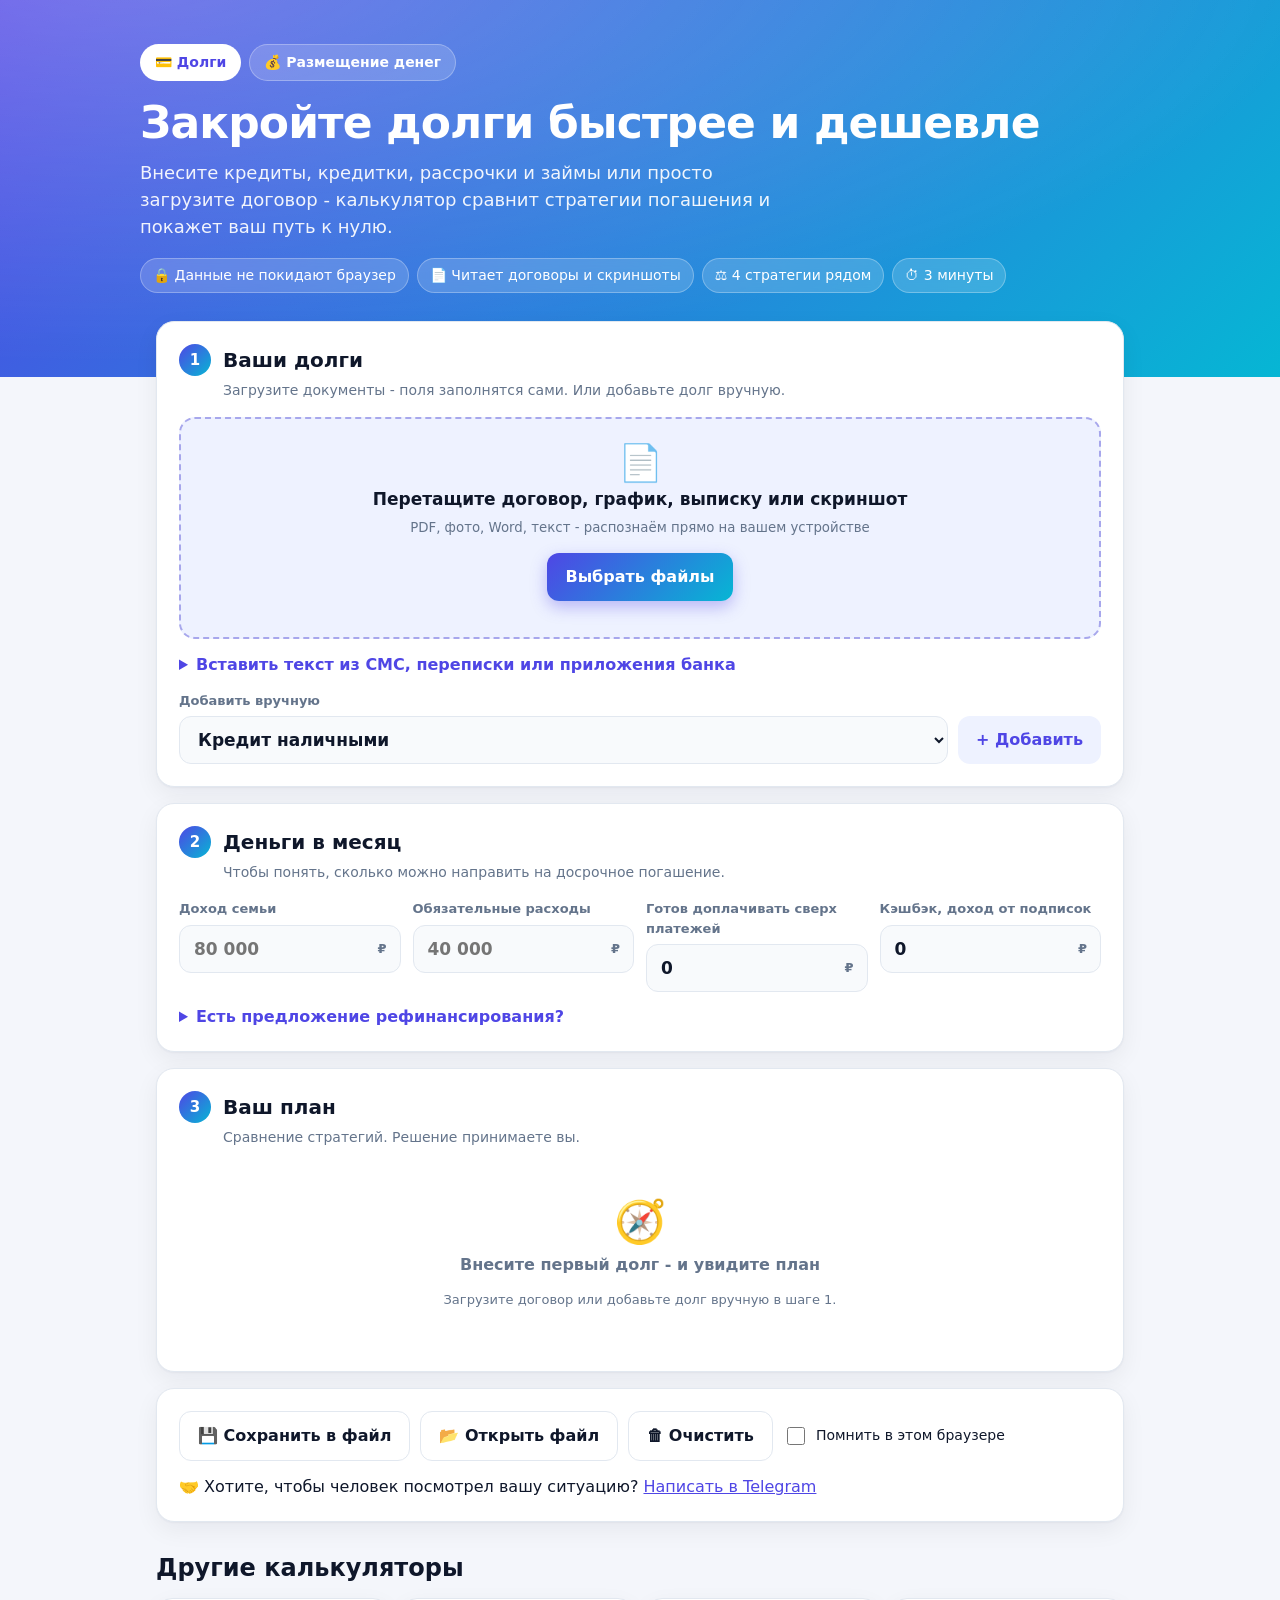
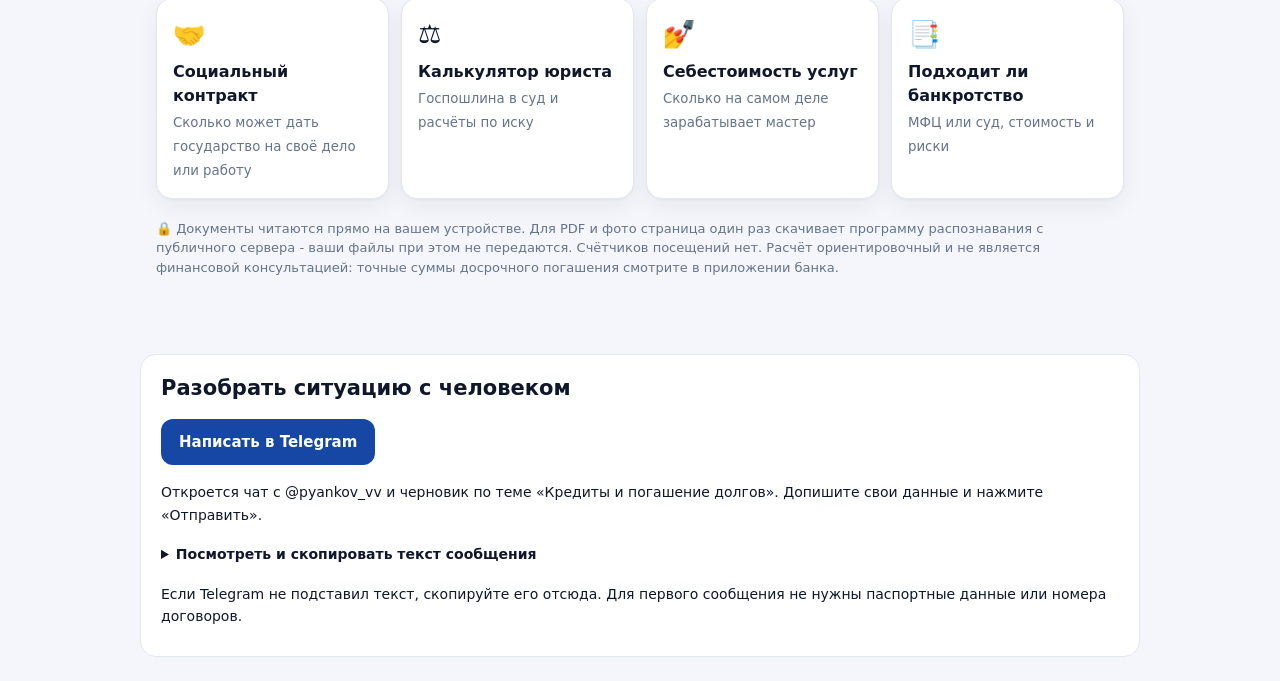
<file: index.html>
<!doctype html>
<html lang="ru">
<head>
<meta charset="utf-8">
<meta name="viewport" content="width=device-width, initial-scale=1">
<title>Калькулятор погашения долгов</title>
<meta name="description" content="Как быстрее и дешевле закрыть кредиты, кредитки, рассрочки и займы: сравнение стратегий. Данные не покидают ваш браузер.">
<link rel="stylesheet" href="style.css">
<style>
:root{--brand:#4f46e5;--brand2:#06b6d4}
.debt{border:1.5px solid var(--line);border-radius:16px;padding:16px;margin:0 0 12px;background:var(--card)}
.debt.check{border-color:var(--warn);background:var(--warnbg)}
.debt .top{display:flex;justify-content:space-between;align-items:center;gap:8px;margin-bottom:10px}
.debt .top b{font-size:16px}.debt .ico{font-size:22px;margin-right:6px}
.debt .x{background:none;border:0;font-size:18px;color:var(--mute);cursor:pointer;padding:4px 8px}
.chk{display:flex;gap:8px;align-items:center;font-size:14px;margin-top:10px;cursor:pointer}.chk input{width:18px;height:18px;accent-color:var(--brand)}
.low{border-color:var(--warn)!important}
.tabs{display:flex;gap:8px;margin:0 0 18px}
.tabs a{background:rgba(255,255,255,.16);border:1px solid rgba(255,255,255,.28);border-radius:999px;padding:7px 14px;color:#fff;text-decoration:none;font-weight:700;font-size:14px}
.tabs a.on{background:#fff;color:var(--brand)}
.src{font-size:12px;color:var(--mute);margin-top:10px;border-top:1px dashed var(--line);padding-top:8px}.src b{color:var(--ink)}
.addrow{display:flex;gap:10px;flex-wrap:wrap;margin-top:6px}.addrow .fld{flex:1;min-width:200px}
.status{font-size:14px;color:var(--mute);margin-top:10px;white-space:pre-line}
.chart{background:var(--field);border:1px solid var(--line);border-radius:16px;padding:12px;margin-bottom:12px}
svg text{fill:var(--mute);font-size:11px}
table{width:100%;border-collapse:collapse;font-size:14px}th,td{padding:8px 6px;border-bottom:1px solid var(--line);text-align:left}td.n,th.n{text-align:right;white-space:nowrap}
.order{display:flex;flex-wrap:wrap;gap:6px;align-items:center;margin:4px 0 12px}.order span{background:var(--soft);border-radius:999px;padding:4px 10px;font-size:13px}
</style>
<link rel="stylesheet" href="telegram-contact.css">
<script src="telegram-contact.js" defer></script>
</head>
<body>
<header class="hero"><div class="in">
<nav class="tabs"><a href="index.html" class="on">💳 Долги</a><a href="razmeshchenie.html">💰 Размещение денег</a></nav>
<h1>Закройте долги быстрее и дешевле</h1>
<p>Внесите кредиты, кредитки, рассрочки и займы или просто загрузите договор - калькулятор сравнит стратегии погашения и покажет ваш путь к нулю.</p>
<div class="chips"><span class="chip">🔒 Данные не покидают браузер</span><span class="chip">📄 Читает договоры и скриншоты</span><span class="chip">⚖️ 4 стратегии рядом</span><span class="chip">⏱ 3 минуты</span></div>
</div></header>

<main class="wrap">
<section class="step">
<h2><span class="num">1</span>Ваши долги</h2>
<p class="sub">Загрузите документы - поля заполнятся сами. Или добавьте долг вручную.</p>
<div class="drop" id="drop">
<div class="ic">📄</div><b>Перетащите договор, график, выписку или скриншот</b>
<small>PDF, фото, Word, текст - распознаём прямо на вашем устройстве</small>
<div class="row" style="justify-content:center;margin-top:14px"><button class="btn pri" id="pick">Выбрать файлы</button></div>
<input type="file" id="file" multiple accept=".pdf,.png,.jpg,.jpeg,.webp,.txt,.docx" hidden>
<div class="status" id="status"></div>
</div>
<details style="margin:14px 0"><summary>Вставить текст из СМС, переписки или приложения банка</summary>
<textarea id="paste" style="margin-top:8px" placeholder="Например: Остаток долга 120 000 руб, ставка 24,9% годовых, платёж 6 300 руб"></textarea>
<button class="btn" id="parsePaste" style="margin-top:8px">Разобрать текст</button></details>
<div id="debts"></div>
<div class="addrow"><label class="fld">Добавить вручную<span class="box"><select id="newType"></select></span></label><button class="btn" id="add" style="align-self:flex-end;height:48px">+ Добавить</button></div>
</section>

<section class="step">
<h2><span class="num">2</span>Деньги в месяц</h2>
<p class="sub">Чтобы понять, сколько можно направить на досрочное погашение.</p>
<div class="grid">
<label class="fld">Доход семьи<span class="box"><input id="income" type="number" min="0" step="1000" inputmode="decimal" placeholder="80 000"><span class="unit">₽</span></span></label>
<label class="fld">Обязательные расходы<span class="box"><input id="expenses" type="number" min="0" step="1000" inputmode="decimal" placeholder="40 000"><span class="unit">₽</span></span></label>
<label class="fld">Готов доплачивать сверх платежей<span class="box"><input id="extra" type="number" min="0" step="1000" inputmode="decimal" placeholder="5 000"><span class="unit">₽</span></span></label>
<label class="fld">Кэшбэк, доход от подписок<span class="box"><input id="cashback" type="number" min="0" step="100" inputmode="decimal" placeholder="0"><span class="unit">₽</span></span></label>
</div>
<p class="note" id="freeNote"></p>
<details style="margin-top:10px"><summary>Есть предложение рефинансирования?</summary>
<div class="grid" style="margin-top:10px">
<label class="fld">Ставка банка<span class="box"><input id="refiRate" type="number" min="0" step="0.1" inputmode="decimal" placeholder="19,9"><span class="unit">%</span></span></label>
<label class="fld">Срок нового кредита<span class="box"><input id="refiMonths" type="number" min="1" step="1" inputmode="decimal"><span class="unit">мес</span></span></label>
<label class="fld">Комиссии и страховка<span class="box"><input id="refiFee" type="number" min="0" step="0.1" inputmode="decimal"><span class="unit">%</span></span></label>
</div>
<p class="note">Объединяются только долги со ставкой выше предложенной; ипотека и покупки частями не включаются.</p></details>
</section>

<section class="step" id="result">
<h2><span class="num">3</span>Ваш план</h2>
<p class="sub">Сравнение стратегий. Решение принимаете вы.</p>
<div id="res"></div>
</section>

<section class="step">
<div class="row">
<button class="btn ghost" id="save">💾 Сохранить в файл</button>
<button class="btn ghost" id="load">📂 Открыть файл</button><input type="file" id="loadFile" accept=".json" hidden>
<button class="btn ghost" id="clear">🗑 Очистить</button>
<label class="chk" style="margin:0"><input type="checkbox" id="remember"> Помнить в этом браузере</label>
</div>
<p style="margin:14px 0 0">🤝 Хотите, чтобы человек посмотрел вашу ситуацию? <a href="https://t.me/pyankov_vv?text=%D0%9F%D0%B8%D1%88%D1%83%20%D1%81%D0%BE%20%D1%81%D1%82%D1%80%D0%B0%D0%BD%D0%B8%D1%86%D1%8B%20%C2%AB%D0%9A%D0%B0%D0%BB%D1%8C%D0%BA%D1%83%D0%BB%D1%8F%D1%82%D0%BE%D1%80%20%D0%BF%D0%BE%D0%B3%D0%B0%D1%88%D0%B5%D0%BD%D0%B8%D1%8F%20%D0%B4%D0%BE%D0%BB%D0%B3%D0%BE%D0%B2%C2%BB.%0A%D0%A2%D0%B5%D0%BC%D0%B0%3A%20%D0%9A%D1%80%D0%B5%D0%B4%D0%B8%D1%82%D1%8B%20%D0%B8%20%D0%BF%D0%BE%D0%B3%D0%B0%D1%88%D0%B5%D0%BD%D0%B8%D0%B5%20%D0%B4%D0%BE%D0%BB%D0%B3%D0%BE%D0%B2.%0A%0A%D0%A7%D1%82%D0%BE%20%D1%85%D0%BE%D1%87%D1%83%20%D0%B8%D0%B7%D0%BC%D0%B5%D0%BD%D0%B8%D1%82%D1%8C%20%D0%B2%20%D0%B2%D1%8B%D0%BF%D0%BB%D0%B0%D1%82%D0%B0%D1%85%3A%20%0A%D0%9C%D0%BE%D0%B9%20%D0%B2%D0%BE%D0%BF%D1%80%D0%BE%D1%81%3A%20" rel="noopener">Написать в Telegram</a></p>
</section>

<h2 style="margin:28px 0 12px">Другие калькуляторы</h2>
<div class="more">
<a href="https://kalkulyator-soc-kontrakta.github.io/" target="_blank" rel="noopener"><span class="ic">🤝</span><b>Социальный контракт</b><small>Сколько может дать государство на своё дело или работу</small></a>
<a href="https://kalkulyator-yurista.github.io/" target="_blank" rel="noopener"><span class="ic">⚖️</span><b>Калькулятор юриста</b><small>Госпошлина в суд и расчёты по иску</small></a>
<a href="https://kalkulyator-mastera.github.io/" target="_blank" rel="noopener"><span class="ic">💅</span><b>Себестоимость услуг</b><small>Сколько на самом деле зарабатывает мастер</small></a>
<a href="https://kalkulyator-bankrotstva.github.io/" target="_blank" rel="noopener"><span class="ic">📑</span><b>Подходит ли банкротство</b><small>МФЦ или суд, стоимость и риски</small></a>
</div>
<p class="note" style="margin-top:20px">🔒 Документы читаются прямо на вашем устройстве. Для PDF и фото страница один раз скачивает программу распознавания с публичного сервера - ваши файлы при этом не передаются. Счётчиков посещений нет. Расчёт ориентировочный и не является финансовой консультацией: точные суммы досрочного погашения смотрите в приложении банка.</p>
</main>
<section class="tg-first-message" aria-labelledby="tg-contact-title">
<h2 id="tg-contact-title">Разобрать ситуацию с человеком</h2>
<a class="tg-button" href="https://t.me/pyankov_vv?text=%D0%9F%D0%B8%D1%88%D1%83%20%D1%81%D0%BE%20%D1%81%D1%82%D1%80%D0%B0%D0%BD%D0%B8%D1%86%D1%8B%20%C2%AB%D0%9A%D0%B0%D0%BB%D1%8C%D0%BA%D1%83%D0%BB%D1%8F%D1%82%D0%BE%D1%80%20%D0%BF%D0%BE%D0%B3%D0%B0%D1%88%D0%B5%D0%BD%D0%B8%D1%8F%20%D0%B4%D0%BE%D0%BB%D0%B3%D0%BE%D0%B2%C2%BB.%0A%D0%A2%D0%B5%D0%BC%D0%B0%3A%20%D0%9A%D1%80%D0%B5%D0%B4%D0%B8%D1%82%D1%8B%20%D0%B8%20%D0%BF%D0%BE%D0%B3%D0%B0%D1%88%D0%B5%D0%BD%D0%B8%D0%B5%20%D0%B4%D0%BE%D0%BB%D0%B3%D0%BE%D0%B2.%0A%0A%D0%A7%D1%82%D0%BE%20%D1%85%D0%BE%D1%87%D1%83%20%D0%B8%D0%B7%D0%BC%D0%B5%D0%BD%D0%B8%D1%82%D1%8C%20%D0%B2%20%D0%B2%D1%8B%D0%BF%D0%BB%D0%B0%D1%82%D0%B0%D1%85%3A%20%0A%D0%9C%D0%BE%D0%B9%20%D0%B2%D0%BE%D0%BF%D1%80%D0%BE%D1%81%3A%20" rel="noopener">Написать в Telegram</a>
<p>Откроется чат с @pyankov_vv и черновик по теме «Кредиты и погашение долгов». Допишите свои данные и нажмите «Отправить».</p>
<details><summary>Посмотреть и скопировать текст сообщения</summary>
<pre data-tg-draft>Пишу со страницы «Калькулятор погашения долгов».
Тема: Кредиты и погашение долгов.

Что хочу изменить в выплатах:&#32;
Мой вопрос: </pre>
<button type="button" data-tg-copy hidden>Скопировать текст</button>
<span class="tg-copy-status" role="status" aria-live="polite"></span>
</details><p>Если Telegram не подставил текст, скопируйте его отсюда. Для первого сообщения не нужны паспортные данные или номера договоров.</p>
</section>


<script src="engine.js"></script>
<script src="parser.js"></script>
<script src="app.js"></script>
</body>
</html>
</file>
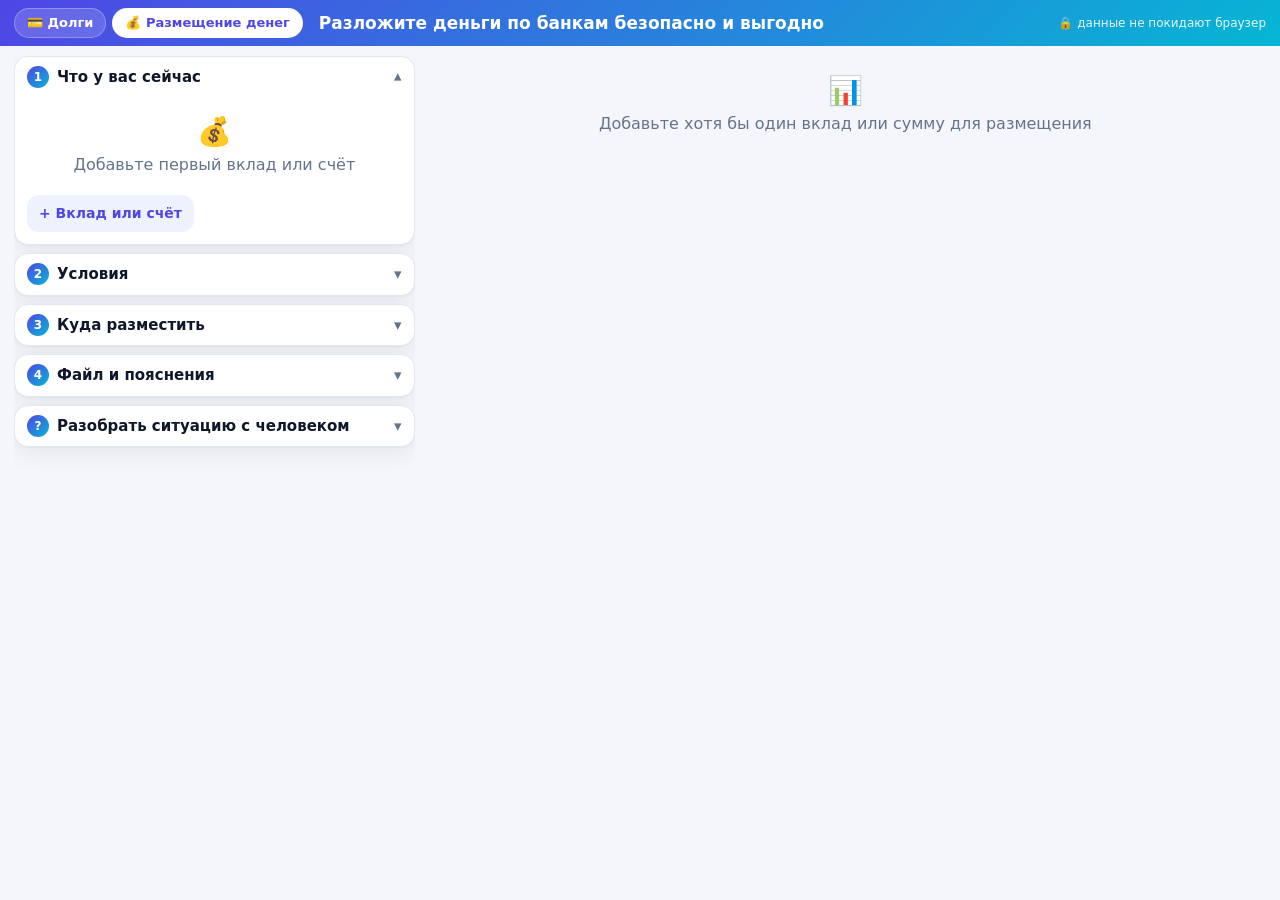
<file: razmeshchenie.html>
<!doctype html>
<html lang="ru">
<head>
<meta charset="utf-8">
<meta name="viewport" content="width=device-width, initial-scale=1">
<title>Калькулятор размещения денег</title>
<meta name="description" content="Как разложить деньги по банкам так, чтобы каждый был под защитой АСВ, а налог на проценты был понятен заранее. Данные не покидают ваш браузер.">
<link rel="stylesheet" href="style.css">
<style>
:root{--brand:#4f46e5;--brand2:#06b6d4}
/* Рабочий экран: на компьютере всё помещается в одно окно, длинное прячется в раскрывающиеся блоки */
body{display:flex;flex-direction:column;min-height:100vh}
.topbar{display:flex;flex-wrap:wrap;align-items:center;gap:6px 16px;padding:8px 14px;color:#fff;background:linear-gradient(135deg,var(--brand),var(--brand2))}
.topbar h1{font-size:17px;line-height:1.2;margin:0;font-weight:800;flex:1 1 260px}
.tabs{display:flex;gap:6px}
.tabs a{background:rgba(255,255,255,.16);border:1px solid rgba(255,255,255,.28);border-radius:999px;padding:4px 12px;color:#fff;text-decoration:none;font-weight:700;font-size:13px}
.tabs a.on{background:#fff;color:var(--brand)}
.topbar .priv{font-size:12px;opacity:.9}
.app{display:grid;grid-template-columns:minmax(360px,32%) 1fr;gap:10px;padding:10px 14px;flex:1;min-height:0}
.pane{min-height:0;min-width:0;overflow:auto}
.blk{background:var(--card);border:1px solid var(--line);border-radius:14px;margin:0 0 8px;box-shadow:var(--shadow)}
.blk>summary{list-style:none;display:flex;align-items:center;gap:8px;padding:9px 12px;font-weight:800;color:var(--ink);font-size:15px}
.blk>summary::-webkit-details-marker{display:none}
.blk>summary:after{content:"▾";margin-left:auto;color:var(--mute);transition:transform .15s}
.blk[open]>summary:after{transform:rotate(180deg)}
.blk>summary .num{flex:none;width:22px;height:22px;border-radius:50%;display:grid;place-items:center;background:linear-gradient(135deg,var(--brand),var(--brand2));color:#fff;font-size:12px}
.blk>summary .hint{font-weight:600;font-size:12px;color:var(--mute)}
.blk>.in{padding:0 12px 12px}
.blk .grid{grid-template-columns:repeat(auto-fit,minmax(130px,1fr));gap:8px}
.blk .fld{font-size:12px;gap:3px;min-width:0}.blk .grid{min-width:0}.fld input,.fld select{min-width:0}
.blk .fld input,.blk .fld select{height:36px;font-size:15px;border-radius:10px;padding:0 34px 0 10px}
.blk .fld select{padding-right:8px}
.blk .fld .unit{right:10px;font-size:13px}
.hold{border:1.5px solid var(--line);border-radius:12px;padding:8px 10px;margin:0 0 8px;background:var(--card)}
.hold .top{display:flex;justify-content:space-between;align-items:center;margin-bottom:6px}.hold .top b{font-size:13px}
.hold .x{background:none;border:0;font-size:16px;color:var(--mute);cursor:pointer;padding:2px 6px}
.flags{display:flex;flex-wrap:wrap;gap:4px 14px;margin-top:6px}
.chk{display:flex;gap:6px;align-items:center;font-size:12px;cursor:pointer}.chk input{width:16px;height:16px;accent-color:var(--brand)}
.addrow{display:flex;gap:8px;margin-top:4px}.addrow .btn{width:auto;padding:8px 12px;font-size:14px}
.sub2{font-size:12px;color:var(--mute);margin:0 0 8px}
.list{max-height:34vh;overflow:auto;padding-right:2px}
table{width:100%;border-collapse:collapse;font-size:13px}th,td{padding:5px 5px;border-bottom:1px solid var(--line);text-align:left}td.n,th.n{text-align:right;white-space:nowrap}
.cols{display:grid;grid-template-columns:repeat(auto-fit,minmax(340px,1fr));gap:10px}
.opt{min-width:0;border:1.5px solid var(--line);border-radius:14px;padding:10px 12px;background:var(--card)}.opt.best{border-color:var(--good);box-shadow:0 0 0 3px color-mix(in srgb,var(--good) 14%,transparent)}
.opt h3{margin:0 0 6px;font-size:15px}
.kpi-row{grid-template-columns:repeat(4,1fr);gap:6px;margin-bottom:8px}
.kpi{padding:6px 8px;border-radius:10px}.kpi span{font-size:11px}.kpi b{font-size:15px;white-space:nowrap}
.alert{padding:6px 10px;margin:6px 0;font-size:13px}
.det{margin:6px 0 0}.det>summary{font-size:13px;padding:2px 0}
.bar{height:8px;border-radius:6px;background:var(--line);overflow:hidden;min-width:60px}.bar i{display:block;height:100%;background:var(--good)}.bar i.bad{background:var(--bad)}
.tw{overflow-x:auto}
.src{font-size:11px;color:var(--mute);margin:6px 0 0}
.note{font-size:12px}
#rates{border:1.5px dashed var(--line);border-radius:12px;padding:8px 10px;margin:0 0 8px}
#rates .top{display:flex;justify-content:space-between;align-items:center;margin-bottom:6px;gap:8px}#rates .top b{font-size:13px}
#ratesList{max-height:24vh;overflow:auto}
.empty{padding:14px 8px}.empty .ic{font-size:28px}
.tg-first-message{margin:0!important}
@media (min-width:1000px){
  body{height:100vh;height:100dvh;overflow:hidden}
}
@media (max-width:999px){
  .app{grid-template-columns:minmax(0,1fr);padding:8px}
  .pane{overflow:visible}.list{max-height:none}.kpi-row{grid-template-columns:repeat(2,1fr)}
  .cols{grid-template-columns:minmax(0,1fr)}
}
</style>
<link rel="stylesheet" href="telegram-contact.css">
<script src="telegram-contact.js" defer></script>
</head>
<body>
<header class="topbar">
<nav class="tabs"><a href="index.html">💳 Долги</a><a href="razmeshchenie.html" class="on">💰 Размещение денег</a></nav>
<h1>Разложите деньги по банкам безопасно и выгодно</h1>
<span class="priv">🔒 данные не покидают браузер</span>
</header>

<main class="app">
<div class="pane" id="left">
<details class="blk" name="acc" open>
<summary><span class="num">1</span>Что у вас сейчас<span class="hint" id="holdCount"></span></summary>
<div class="in">
<div id="holds"></div>
<div class="addrow"><button class="btn" id="addHold">+ Вклад или счёт</button></div>
</div>
</details>

<details class="blk" name="acc">
<summary><span class="num">2</span>Условия</summary>
<div class="in">
<div class="grid">
<label class="fld">Новые деньги к размещению<span class="box"><input id="newMoney" type="number" min="0" step="10000" inputmode="decimal" placeholder="0"><span class="unit">₽</span></span></label>
<label class="fld">Нужно в любой момент<span class="box"><input id="liquid" type="number" min="0" step="10000" inputmode="decimal" placeholder="300 000"><span class="unit">₽</span></span></label>
<label class="fld">Горизонт<span class="box"><select id="horizon"><option value="6">6 месяцев</option><option value="12" selected>12 месяцев</option><option value="14">14 мес. (до конца 2027)</option><option value="24">24 месяца</option></select></span></label>
<label class="fld">Проценты, уже полученные в 2026<span class="box"><input id="prior2026" type="number" min="0" step="1000" inputmode="decimal" placeholder="0"><span class="unit">₽</span></span></label>
<label class="fld">Прочие доходы в год<span class="box"><input id="otherIncome" type="number" min="0" step="10000" inputmode="decimal" placeholder="0"><span class="unit">₽</span></span></label>
<label class="fld">Макс. ключевая 2027 (допущение)<span class="box"><input id="key2027" type="number" min="0" step="0.5" inputmode="decimal" value="15"><span class="unit">%</span></span></label>
<label class="fld">Запас под лимитом АСВ<span class="box"><input id="reserve" type="number" min="0" max="50" step="1" inputmode="decimal" value="0"><span class="unit">%</span></span></label>
</div>
<p class="note" style="margin-top:8px">Лимит АСВ - 1 400 000 ₽ на человека в одном банке, проценты входят в сумму. Необлагаемый доход 2026 года - 1 млн ₽ x 16% = 160 000 ₽. Для 2027 ставка неизвестна - это допущение.</p>
</div>
</details>

<details class="blk" name="acc">
<summary><span class="num">3</span>Куда разместить<span class="hint" id="offCount"></span></summary>
<div class="in">
<div class="hold" id="rates">
<div class="top"><b>Живые ставки банков</b><span class="src" id="ratesDate" style="margin:0">загружаю...</span></div>
<div class="grid">
<label class="fld">Какие брать<span class="box"><select id="rKind"><option value="any">Вклады и счета</option><option value="acc">Только счета (в любой момент)</option><option value="dep">Только срочные вклады</option></select></span></label>
<label class="fld">Сколько банков<span class="box"><input id="rTop" type="number" min="1" max="30" step="1" value="8"></span></label>
</div>
<div class="flags"><label class="chk"><input type="checkbox" id="rOnline" checked> только с открытием онлайн</label></div>
<details class="det"><summary>Показать список</summary><div id="ratesList" class="tw"></div></details>
<div class="addrow"><button class="btn" id="addRates" disabled>+ Добавить эти предложения</button></div>
<p class="src">Ставки собираются раз в сутки с sravni.ru для суммы 1 млн ₽. Это максимум «до», часто для новых клиентов. Проверьте условия в банке.</p>
</div>
<details class="det"><summary>Мои предложения (редактировать)</summary><div id="offers" class="list"></div></details>
<div class="addrow"><button class="btn" id="addOffer">+ Своё предложение</button></div>
</div>
</details>

<details class="blk" name="acc">
<summary><span class="num">4</span>Файл и пояснения</summary>
<div class="in">
<div class="addrow" style="flex-wrap:wrap">
<button class="btn ghost" id="save">💾 Сохранить</button>
<button class="btn ghost" id="load">📂 Открыть</button><input type="file" id="loadFile" accept=".json" hidden>
<button class="btn ghost" id="clear">🗑 Очистить</button>
</div>
<label class="chk" style="margin:8px 0"><input type="checkbox" id="remember"> Помнить в этом браузере</label>
<p class="note">Это расчёт, а не инвестиционная рекомендация: он исходит из введённых ставок, считает ставку неизменной на весь горизонт и не знает условий конкретных продуктов (досрочное закрытие, снижение ставки, лимиты). Налог по накопленным и капитализированным процентам считается по году начисления. Источники норм: <a href="https://www.nalog.gov.ru/rn13/news/activities_fts/16626545/" target="_blank" rel="noopener">ФНС о налоге на вклады</a>, <a href="https://www.asv.org.ru/" target="_blank" rel="noopener">АСВ</a>.</p>
</div>
</details>

<details class="blk" name="acc">
<summary><span class="num">?</span>Разобрать ситуацию с человеком</summary>
<div class="in">
<section class="tg-first-message" aria-labelledby="tg-contact-title">
<h2 id="tg-contact-title">Написать специалисту</h2>
<a class="tg-button" href="https://t.me/pyankov_vv?text=%D0%9F%D0%B8%D1%88%D1%83%20%D1%81%D0%BE%20%D1%81%D1%82%D1%80%D0%B0%D0%BD%D0%B8%D1%86%D1%8B%20%C2%AB%D0%9A%D0%B0%D0%BB%D1%8C%D0%BA%D1%83%D0%BB%D1%8F%D1%82%D0%BE%D1%80%20%D1%80%D0%B0%D0%B7%D0%BC%D0%B5%D1%89%D0%B5%D0%BD%D0%B8%D1%8F%20%D0%B4%D0%B5%D0%BD%D0%B5%D0%B3%C2%BB.">Написать в Telegram</a>
<p>Откроется чат с @pyankov_vv. Допишите свою ситуацию и нажмите «Отправить». Паспортные данные и номера счетов не нужны.</p>
</section>
</div>
</details>
</div>

<div class="pane" id="result"><div id="res"></div></div>
</main>
<script src="placement-engine.js"></script>
<script src="placement-app.js"></script>
</body>
</html>
</file>
<file: style.css>
/* Дизайн-система страниц-калькуляторов. Менять только --brand/--brand2 под тему. */
:root{--brand:#4f46e5;--brand2:#0ea5e9;--bg:#f4f6fb;--card:#fff;--ink:#0f172a;--mute:#64748b;--line:#e2e8f0;--field:#f8fafc;
--good:#059669;--good2:#10b981;--warn:#d97706;--warnbg:#fffbeb;--bad:#dc2626;--soft:#eef2ff;--shadow:0 1px 2px rgba(15,23,42,.04),0 8px 24px rgba(15,23,42,.06);--r:18px}
@media (prefers-color-scheme:dark){:root:not([data-theme=light]){--bg:#0b1020;--card:#121a2e;--ink:#e8ecf5;--mute:#94a3b8;--line:#24304a;--field:#0e1628;--warnbg:#2a210d;--soft:#1b2342;--shadow:0 1px 2px rgba(0,0,0,.3),0 8px 24px rgba(0,0,0,.35)}}
:root[data-theme=dark]{--bg:#0b1020;--card:#121a2e;--ink:#e8ecf5;--mute:#94a3b8;--line:#24304a;--field:#0e1628;--warnbg:#2a210d;--soft:#1b2342}
*{box-sizing:border-box}
body{margin:0;background:var(--bg);color:var(--ink);font:16px/1.5 Inter,Manrope,system-ui,-apple-system,"Segoe UI",Roboto,sans-serif;font-variant-numeric:tabular-nums}
a{color:var(--brand)}
.hero{background:radial-gradient(1200px 400px at 10% -10%,rgba(255,255,255,.25),transparent),linear-gradient(135deg,var(--brand),var(--brand2));color:#fff;padding:44px 16px 84px}
.hero .in,.wrap{max-width:1000px;margin:0 auto}
.hero h1{font-size:clamp(28px,5vw,44px);line-height:1.1;margin:0 0 12px;font-weight:800;letter-spacing:-.02em}
.hero p{font-size:18px;opacity:.92;margin:0 0 18px;max-width:640px}
.chips{display:flex;flex-wrap:wrap;gap:8px}
.chip{background:rgba(255,255,255,.16);border:1px solid rgba(255,255,255,.28);backdrop-filter:blur(6px);border-radius:999px;padding:6px 12px;font-size:14px}
.wrap{padding:0 16px 40px;margin-top:-56px}
.step{background:var(--card);border-radius:var(--r);box-shadow:var(--shadow);padding:22px;margin-bottom:16px;border:1px solid var(--line)}
.step>h2{display:flex;align-items:center;gap:12px;font-size:20px;margin:0 0 4px;font-weight:800}
.step>h2 .num{flex:none;width:32px;height:32px;border-radius:50%;display:grid;place-items:center;background:linear-gradient(135deg,var(--brand),var(--brand2));color:#fff;font-size:15px}
.step>.sub{color:var(--mute);margin:0 0 16px 44px;font-size:14px}
.grid{display:grid;grid-template-columns:repeat(auto-fit,minmax(200px,1fr));gap:12px}
.fld{display:flex;flex-direction:column;gap:6px;font-size:13px;color:var(--mute);font-weight:600}
.fld .box{position:relative}
.fld input,.fld select{width:100%;height:48px;font:inherit;font-size:17px;font-weight:600;color:var(--ink);background:var(--field);border:1.5px solid var(--line);border-radius:12px;padding:0 44px 0 14px;transition:border-color .15s,box-shadow .15s}
.fld select{padding-right:14px}
.fld input:focus,.fld select:focus{outline:none;border-color:var(--brand);box-shadow:0 0 0 4px color-mix(in srgb,var(--brand) 18%,transparent)}
.fld .unit{position:absolute;right:14px;top:50%;transform:translateY(-50%);color:var(--mute);font-weight:700;pointer-events:none}
textarea{width:100%;min-height:90px;font:inherit;color:var(--ink);background:var(--field);border:1.5px solid var(--line);border-radius:12px;padding:12px}
.btn{font:inherit;font-weight:700;border:0;border-radius:12px;padding:12px 18px;cursor:pointer;background:var(--soft);color:var(--brand);transition:transform .15s,filter .15s}
.btn:hover{filter:brightness(.97)}.btn:active{transform:scale(.98)}
.btn.pri{background:linear-gradient(135deg,var(--brand),var(--brand2));color:#fff;box-shadow:0 6px 16px color-mix(in srgb,var(--brand) 35%,transparent)}
.btn.ghost{background:transparent;border:1.5px solid var(--line);color:var(--ink)}
.row{display:flex;flex-wrap:wrap;gap:10px;align-items:center}
.drop{border:2px dashed color-mix(in srgb,var(--brand) 40%,var(--line));background:var(--soft);border-radius:16px;padding:26px 16px;text-align:center;transition:background .15s,border-color .15s}
.drop.on{border-color:var(--brand);background:color-mix(in srgb,var(--brand) 14%,var(--card))}
.drop .ic{font-size:36px;line-height:1}.drop b{display:block;font-size:17px;margin:6px 0 2px}.drop small{color:var(--mute)}
.hero-result{background:linear-gradient(135deg,var(--good),var(--good2));color:#fff;border-radius:var(--r);padding:22px;margin-bottom:14px;box-shadow:0 10px 30px color-mix(in srgb,var(--good) 30%,transparent)}
.hero-result .lbl{opacity:.9;font-weight:600}.hero-result .big{font-size:clamp(24px,4vw,34px);font-weight:800;margin:4px 0 12px}
.hero-result .kpis{display:grid;grid-template-columns:repeat(auto-fit,minmax(150px,1fr));gap:10px}
.hero-result .kpis div{background:rgba(255,255,255,.16);border-radius:12px;padding:10px 12px}.hero-result .kpis span{display:block;font-size:13px;opacity:.9}.hero-result .kpis b{font-size:20px}
.opts{display:grid;grid-template-columns:repeat(auto-fit,minmax(210px,1fr));gap:12px;margin-bottom:14px}
.opt{position:relative;border:1.5px solid var(--line);border-radius:16px;padding:16px;background:var(--card)}
.opt.best{border-color:var(--good);box-shadow:0 0 0 4px color-mix(in srgb,var(--good) 14%,transparent)}
.opt .rib{position:absolute;top:-11px;left:14px;background:var(--good);color:#fff;font-size:12px;font-weight:700;border-radius:999px;padding:2px 10px}
.opt h3{margin:4px 0 2px;font-size:17px}.opt .d{color:var(--mute);font-size:13px;min-height:38px}
.opt dl{display:grid;grid-template-columns:1fr auto;gap:4px 8px;margin:10px 0 0;font-size:14px}.opt dt{color:var(--mute)}.opt dd{margin:0;font-weight:700;text-align:right}
.kpi-row{display:grid;grid-template-columns:repeat(auto-fit,minmax(160px,1fr));gap:10px;margin-bottom:14px}
.kpi{background:var(--field);border:1px solid var(--line);border-radius:14px;padding:12px}.kpi span{display:block;font-size:13px;color:var(--mute)}.kpi b{font-size:20px}
.alert{display:flex;gap:10px;background:var(--warnbg);border-radius:12px;padding:10px 12px;margin:8px 0;font-size:14px}.alert:before{content:"⚠️"}
.alert.ok{background:color-mix(in srgb,var(--good) 10%,var(--card))}.alert.ok:before{content:"✅"}
.empty{text-align:center;color:var(--mute);padding:26px 10px}.empty .ic{font-size:42px}
.more{display:grid;grid-template-columns:repeat(auto-fit,minmax(200px,1fr));gap:12px}
.more a,.more div{display:block;text-decoration:none;color:var(--ink);background:var(--card);border:1px solid var(--line);border-radius:16px;padding:16px;box-shadow:var(--shadow);transition:transform .15s}
.more a:hover{transform:translateY(-2px)}.more .ic{font-size:26px}.more b{display:block;margin:6px 0 2px}.more small{color:var(--mute)}
.note{font-size:13px;color:var(--mute)}
details>summary{cursor:pointer;font-weight:600;color:var(--brand)}
@media (max-width:600px){.step{padding:18px}.step>.sub{margin-left:0}.btn{width:100%}}
@media (prefers-reduced-motion:reduce){*{transition:none!important}}
</file>
<file: telegram-contact.css>
/* Только оформление блока первого сообщения в Telegram. */
.tg-first-message{box-sizing:border-box;max-width:1000px;margin:24px auto;padding:20px;background:var(--card,#fff);color:var(--ink,var(--tx,#172033));border:1px solid var(--line,#d9e1ed);border-radius:16px;font:inherit;text-align:left}
.tg-first-message h2{font-size:21px;line-height:1.3;margin:0 0 8px;color:inherit}
.tg-first-message p{font-size:14px;line-height:1.6;margin:8px 0;color:inherit}
.tg-first-message .tg-button{display:inline-block;padding:12px 18px;min-height:44px;border-radius:12px;background:#1647a5;color:#fff;font-size:15px;font-weight:700;text-decoration:none;margin:8px 0}
.tg-first-message summary{font-size:14px;cursor:pointer;padding:10px 0;color:inherit;font-weight:600}
.tg-first-message pre{white-space:pre-wrap;overflow-wrap:anywhere;font:14px/1.6 system-ui,sans-serif;padding:14px;border:1px solid var(--line,#d9e1ed);border-radius:10px;background:var(--field,var(--bg2,#f7f9fc));color:inherit}
.tg-first-message button{font:inherit;font-size:14px;min-height:44px;padding:10px 14px;border:1px solid var(--line,#d9e1ed);border-radius:10px;background:var(--field,var(--bg2,#f7f9fc));color:inherit;cursor:pointer}
.tg-first-message :focus-visible{outline:3px solid #1682aa;outline-offset:3px}
.tg-first-message [hidden]{display:none!important}
.tg-first-message .tg-copy-status{display:block;min-height:1.5em;font-size:13px;margin-top:8px}
@media(max-width:650px){.tg-first-message{margin:20px 12px;padding:18px}.tg-first-message .tg-button{display:block;text-align:center}}
@media(prefers-color-scheme:dark){.tg-first-message{background:var(--card,#161d2b);color:var(--ink,var(--tx,#edf0f5));border-color:var(--line,#334055)}.tg-first-message pre,.tg-first-message button{background:var(--field,var(--bg2,#111827));border-color:var(--line,#334055)}}
</file>
